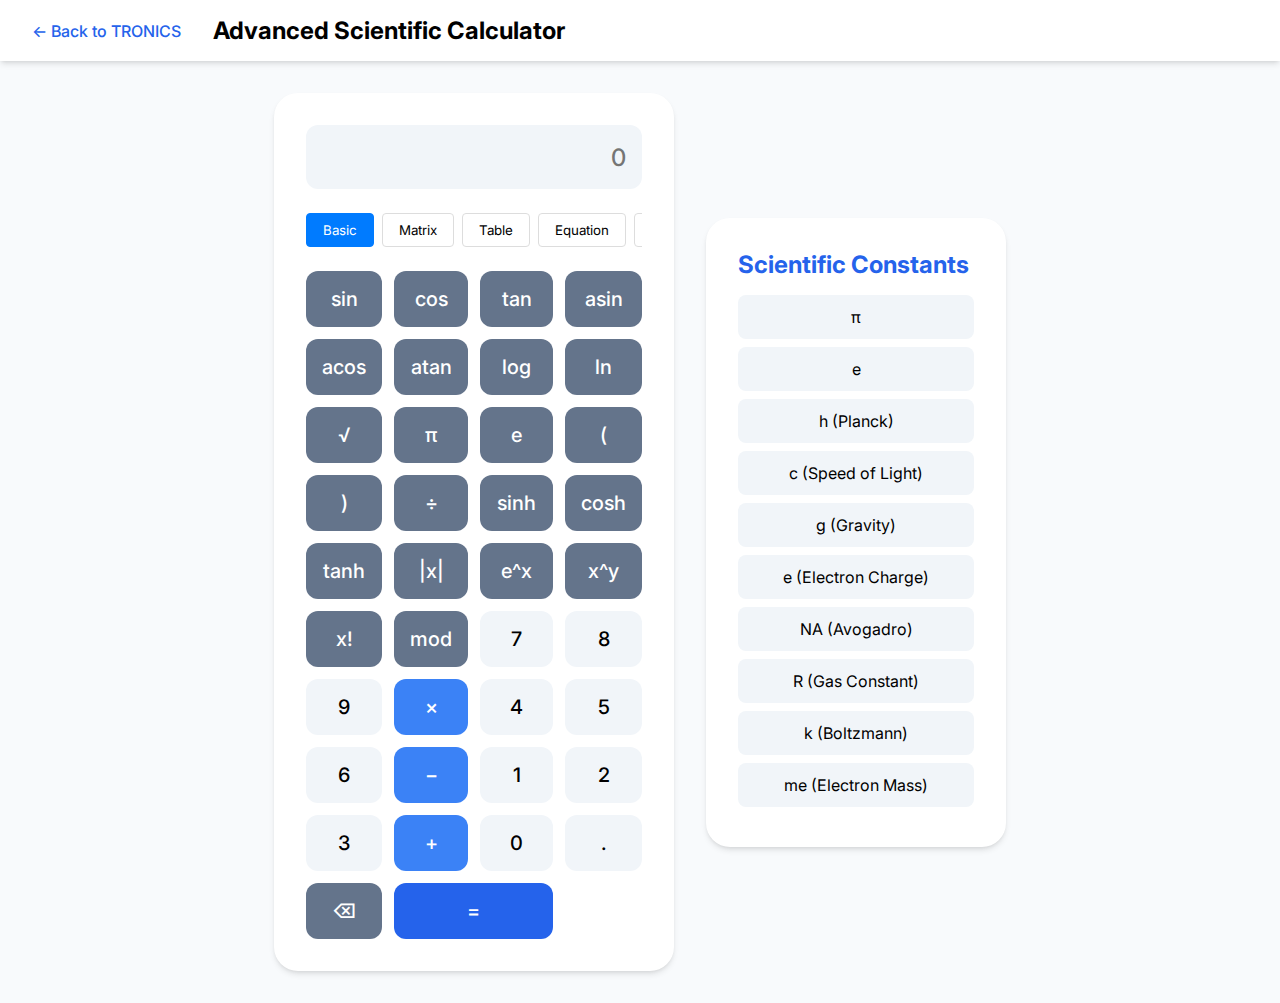
<file: calculator.html>
<!DOCTYPE html>
<html lang="en">
<head>
    <meta charset="UTF-8">
    <meta name="viewport" content="width=device-width, initial-scale=1.0">
    <title>Advanced Scientific Calculator - TRONICS</title>
    <link href="https://fonts.googleapis.com/css2?family=Inter:wght@400;500;600&display=swap" rel="stylesheet">
    <link rel="stylesheet" href="calculator.css">
    <script src="https://cdn.plot.ly/plotly-latest.min.js"></script>
</head>
<body>
    <nav class="navbar">
        <a href="index.html" class="back-button">← Back to TRONICS</a>
        <h1>Advanced Scientific Calculator</h1>
    </nav>

    <div class="calculator-container">
        <div class="calculator">
            <div class="display-container">
                <input type="text" id="display" class="display" disabled aria-label="Calculator display" placeholder="0">
            </div>
            <div class="mode-selector">
                <button class="mode-btn active" onclick="switchMode('basic')">Basic</button>
                <button class="mode-btn" onclick="switchMode('matrix')">Matrix</button>
                <button class="mode-btn" onclick="switchMode('table')">Table</button>
                <button class="mode-btn" onclick="switchMode('equation')">Equation</button>
                <button class="mode-btn" onclick="switchMode('graph')">Graph</button>
                <button class="mode-btn" onclick="switchMode('unit')">Unit</button>
            </div>

            <!-- Basic Calculator -->
            <div id="basic-buttons" class="buttons">
                <!-- Scientific Functions -->
                <button class="btn function" onclick="appendToDisplay('sin(')">sin</button>
                <button class="btn function" onclick="appendToDisplay('cos(')">cos</button>
                <button class="btn function" onclick="appendToDisplay('tan(')">tan</button>
                <button class="btn function" onclick="appendToDisplay('asin(')">asin</button>
                <button class="btn function" onclick="appendToDisplay('acos(')">acos</button>
                <button class="btn function" onclick="appendToDisplay('atan(')">atan</button>
                <button class="btn function" onclick="appendToDisplay('log(')">log</button>
                <button class="btn function" onclick="appendToDisplay('ln(')">ln</button>
                <button class="btn function" onclick="appendToDisplay('sqrt(')">√</button>
                <button class="btn function" onclick="appendToDisplay('pi')">π</button>
                <button class="btn function" onclick="appendToDisplay('e')">e</button>
                <button class="btn function" onclick="appendToDisplay('(')">(</button>
                <button class="btn function" onclick="appendToDisplay(')')">)</button>
                <button class="btn function" onclick="appendToDisplay('/')">÷</button>

                <!-- Advanced Functions -->
                <button class="btn function" onclick="appendToDisplay('sinh(')">sinh</button>
                <button class="btn function" onclick="appendToDisplay('cosh(')">cosh</button>
                <button class="btn function" onclick="appendToDisplay('tanh(')">tanh</button>
                <button class="btn function" onclick="appendToDisplay('abs(')">|x|</button>
                <button class="btn function" onclick="appendToDisplay('exp(')">e^x</button>
                <button class="btn function" onclick="appendToDisplay('^')">x^y</button>
                <button class="btn function" onclick="appendToDisplay('!')">x!</button>
                <button class="btn function" onclick="appendToDisplay('mod')">mod</button>

                <!-- Numbers and Basic Operators -->
                <button class="btn number" onclick="appendToDisplay('7')">7</button>
                <button class="btn number" onclick="appendToDisplay('8')">8</button>
                <button class="btn number" onclick="appendToDisplay('9')">9</button>
                <button class="btn operator" onclick="appendToDisplay('*')">×</button>
                <button class="btn number" onclick="appendToDisplay('4')">4</button>
                <button class="btn number" onclick="appendToDisplay('5')">5</button>
                <button class="btn number" onclick="appendToDisplay('6')">6</button>
                <button class="btn operator" onclick="appendToDisplay('-')">−</button>
                <button class="btn number" onclick="appendToDisplay('1')">1</button>
                <button class="btn number" onclick="appendToDisplay('2')">2</button>
                <button class="btn number" onclick="appendToDisplay('3')">3</button>
                <button class="btn operator" onclick="appendToDisplay('+')">+</button>
                <button class="btn number" onclick="appendToDisplay('0')">0</button>
                <button class="btn number" onclick="appendToDisplay('.')">.</button>
                <button class="btn function" onclick="backspace()">⌫</button>
                <button class="btn equals" onclick="calculate()">=</button>
            </div>

            <!-- Matrix Operations -->
            <div id="matrix-buttons" class="buttons" style="display: none;">
                <button class="btn function" onclick="createMatrix()">New Matrix</button>
                <button class="btn function" onclick="matrixOperation('add')">Add</button>
                <button class="btn function" onclick="matrixOperation('subtract')">Subtract</button>
                <button class="btn function" onclick="matrixOperation('multiply')">Multiply</button>
                <button class="btn function" onclick="matrixOperation('determinant')">Det</button>
                <button class="btn function" onclick="matrixOperation('inverse')">Inverse</button>
                <button class="btn function" onclick="matrixOperation('transpose')">Transpose</button>
                <button class="btn function" onclick="matrixOperation('rank')">Rank</button>
                <button class="btn function" onclick="matrixOperation('eigenvalues')">Eigenvalues</button>
                <button class="btn function" onclick="matrixOperation('eigenvectors')">Eigenvectors</button>
                <div id="matrix-input" class="matrix-input"></div>
            </div>

            <!-- Table Generation -->
            <div id="table-buttons" class="buttons" style="display: none;">
                <input type="text" id="function-input" placeholder="Enter function (e.g., x^2)" class="table-input">
                <input type="number" id="start-value" placeholder="Start" class="table-input">
                <input type="number" id="end-value" placeholder="End" class="table-input">
                <input type="number" id="step-value" placeholder="Step" class="table-input">
                <button class="btn equals" onclick="generateTable()">Generate Table</button>
                <div id="table-output" class="table-output"></div>
            </div>

            <!-- Equation Solving -->
            <div id="equation-buttons" class="buttons" style="display: none;">
                <button class="btn function" onclick="solveEquation('linear')">Linear</button>
                <button class="btn function" onclick="solveEquation('quadratic')">Quadratic</button>
                <button class="btn function" onclick="solveEquation('cubic')">Cubic</button>
                <button class="btn function" onclick="solveEquation('polynomial')">Polynomial</button>
                <button class="btn function" onclick="solveEquation('system')">System</button>
                <div id="equation-input" class="equation-input"></div>
            </div>

            <!-- Graphing -->
            <div id="graph-buttons" class="buttons" style="display: none;">
                <input type="text" id="graph-function" placeholder="Enter function (e.g., x^2)" class="table-input">
                <input type="number" id="graph-x-min" placeholder="X min" class="table-input">
                <input type="number" id="graph-x-max" placeholder="X max" class="table-input">
                <button class="btn equals" onclick="plotFunction()">Plot</button>
                <div id="graph-output" class="graph-output"></div>
            </div>

            <!-- Unit Conversion -->
            <div id="unit-buttons" class="buttons" style="display: none;">
                <select id="unit-type" class="table-input">
                    <option value="length">Length</option>
                    <option value="mass">Mass</option>
                    <option value="temperature">Temperature</option>
                    <option value="time">Time</option>
                    <option value="energy">Energy</option>
                    <option value="power">Power</option>
                </select>
                <input type="number" id="unit-value" placeholder="Value" class="table-input">
                <select id="unit-from" class="table-input"></select>
                <select id="unit-to" class="table-input"></select>
                <button class="btn equals" onclick="convertUnit()">Convert</button>
                <div id="unit-result" class="unit-result"></div>
            </div>
        </div>

        <div class="constants-panel">
            <h3>Scientific Constants</h3>
            <button class="constant-btn" onclick="appendToDisplay('pi')">π</button>
            <button class="constant-btn" onclick="appendToDisplay('e')">e</button>
            <button class="constant-btn" onclick="appendToDisplay('6.626e-34')">h (Planck)</button>
            <button class="constant-btn" onclick="appendToDisplay('3e8')">c (Speed of Light)</button>
            <button class="constant-btn" onclick="appendToDisplay('9.81')">g (Gravity)</button>
            <button class="constant-btn" onclick="appendToDisplay('1.602e-19')">e (Electron Charge)</button>
            <button class="constant-btn" onclick="appendToDisplay('6.022e23')">NA (Avogadro)</button>
            <button class="constant-btn" onclick="appendToDisplay('8.314')">R (Gas Constant)</button>
            <button class="constant-btn" onclick="appendToDisplay('1.38e-23')">k (Boltzmann)</button>
            <button class="constant-btn" onclick="appendToDisplay('9.109e-31')">me (Electron Mass)</button>
        </div>
    </div>

    <script src="calculator.js"></script>
</body>
</html>
</file>
<file: calculator.css>
:root {
    --primary-color: #2563eb;
    --secondary-color: #1e40af;
    --background-color: #f8fafc;
    --calculator-bg: #ffffff;
    --button-bg: #f1f5f9;
    --button-hover: #e2e8f0;
    --operator-color: #3b82f6;
    --equals-color: #2563eb;
    --function-color: #64748b;
    --shadow: 0 4px 6px -1px rgb(0 0 0 / 0.1), 0 2px 4px -2px rgb(0 0 0 / 0.1);
}

* {
    margin: 0;
    padding: 0;
    box-sizing: border-box;
    font-family: 'Inter', sans-serif;
}

body {
    background-color: var(--background-color);
    min-height: 100vh;
    display: flex;
    flex-direction: column;
}

.navbar {
    background-color: var(--calculator-bg);
    padding: 1rem 2rem;
    box-shadow: var(--shadow);
    display: flex;
    align-items: center;
    gap: 2rem;
}

.back-button {
    color: var(--primary-color);
    text-decoration: none;
    font-weight: 500;
    transition: color 0.3s ease;
}

.back-button:hover {
    color: var(--secondary-color);
}

.navbar h1 {
    font-size: 1.5rem;
    color: var(--text-color);
}

.calculator-container {
    flex: 1;
    display: flex;
    justify-content: center;
    align-items: center;
    padding: 2rem;
    gap: 2rem;
}

.calculator {
    background-color: var(--calculator-bg);
    border-radius: 1.5rem;
    padding: 2rem;
    box-shadow: var(--shadow);
    width: 100%;
    max-width: 400px;
}

.display-container {
    margin-bottom: 1.5rem;
}

.display {
    width: 100%;
    height: 4rem;
    border: none;
    background-color: var(--button-bg);
    border-radius: 0.75rem;
    padding: 0 1rem;
    font-size: 1.5rem;
    text-align: right;
    color: var(--text-color);
    font-weight: 500;
}

.mode-selector {
    display: flex;
    gap: 0.5rem;
    margin-bottom: 1rem;
    overflow-x: auto;
    padding-bottom: 0.5rem;
}

.mode-btn {
    padding: 0.5rem 1rem;
    border: 1px solid #ddd;
    border-radius: 4px;
    background: #fff;
    cursor: pointer;
    white-space: nowrap;
    transition: all 0.2s;
}

.mode-btn:hover {
    background: #f8f9fa;
}

.mode-btn.active {
    background: #007bff;
    color: #fff;
    border-color: #007bff;
}

.buttons {
    display: grid;
    grid-template-columns: repeat(4, 1fr);
    gap: 0.75rem;
}

.btn {
    border: none;
    padding: 1rem;
    font-size: 1.25rem;
    border-radius: 0.75rem;
    cursor: pointer;
    transition: all 0.2s ease;
    font-weight: 500;
}

.btn:active {
    transform: scale(0.95);
}

.number {
    background-color: var(--button-bg);
    color: var(--text-color);
}

.number:hover {
    background-color: var(--button-hover);
}

.operator {
    background-color: var(--operator-color);
    color: white;
}

.operator:hover {
    background-color: var(--secondary-color);
}

.function {
    background-color: var(--function-color);
    color: white;
}

.function:hover {
    background-color: #475569;
}

.equals {
    background-color: var(--equals-color);
    color: white;
    grid-column: span 2;
}

.equals:hover {
    background-color: var(--secondary-color);
}

.constants-panel {
    background-color: var(--calculator-bg);
    border-radius: 1.5rem;
    padding: 2rem;
    box-shadow: var(--shadow);
    width: 100%;
    max-width: 300px;
}

.constants-panel h3 {
    font-size: 1.5rem;
    margin-bottom: 1rem;
    color: var(--primary-color);
}

.constant-btn {
    display: block;
    width: 100%;
    padding: 0.75rem;
    margin-bottom: 0.5rem;
    background-color: var(--button-bg);
    border: none;
    border-radius: 0.5rem;
    font-size: 1rem;
    cursor: pointer;
    transition: background-color 0.2s ease;
}

.constant-btn:hover {
    background-color: var(--button-hover);
}

/* Matrix Styles */
.matrix-input {
    display: grid;
    gap: 0.5rem;
    margin-top: 1rem;
    padding: 1rem;
    background: #f8f9fa;
    border-radius: 8px;
}

.matrix-input input {
    width: 60px;
    height: 40px;
    text-align: center;
    border: 1px solid #ddd;
    border-radius: 4px;
    font-size: 1rem;
}

/* Table Styles */
.table-input {
    grid-column: span 4;
    padding: 0.75rem;
    margin-bottom: 0.5rem;
    border: 1px solid #ddd;
    border-radius: 0.5rem;
    font-size: 1rem;
}

.table-output {
    margin-top: 1rem;
    max-height: 300px;
    overflow-y: auto;
    background: #fff;
    border: 1px solid #ddd;
    border-radius: 8px;
}

.table-output table {
    width: 100%;
    border-collapse: collapse;
}

.table-output th,
.table-output td {
    padding: 0.5rem;
    text-align: center;
    border: 1px solid #ddd;
}

.table-output th {
    background: #f8f9fa;
    font-weight: 600;
}

/* Equation Styles */
.equation-input {
    margin-top: 1rem;
    padding: 1rem;
    background: #f8f9fa;
    border-radius: 8px;
}

.equation-input input {
    width: 100%;
    padding: 0.5rem;
    margin-bottom: 0.5rem;
    border: 1px solid #ddd;
    border-radius: 4px;
    font-size: 1rem;
}

@media (max-width: 768px) {
    .calculator-container {
        flex-direction: column;
    }
    .calculator, .constants-panel {
        max-width: 100%;
    }

    .constants-panel {
        width: 100%;
        margin-top: 1rem;
    }

    .mode-selector {
        flex-wrap: wrap;
    }

    .mode-btn {
        flex: 1;
        min-width: 100px;
    }
}

@media (max-width: 480px) {
    .calculator {
        padding: 1rem;
    }
    
    .btn {
        padding: 0.75rem;
        font-size: 1.1rem;
    }
    
    .display {
        height: 3.5rem;
        font-size: 1.25rem;
    }
}

/* Graph Output */
.graph-output {
    width: 100%;
    height: 300px;
    margin-top: 1rem;
    border: 1px solid #ddd;
    border-radius: 8px;
    background: #fff;
}

/* Unit Conversion */
.unit-result {
    margin-top: 1rem;
    padding: 1rem;
    background: #f8f9fa;
    border-radius: 8px;
    font-size: 1.1rem;
    text-align: center;
}
</file>
